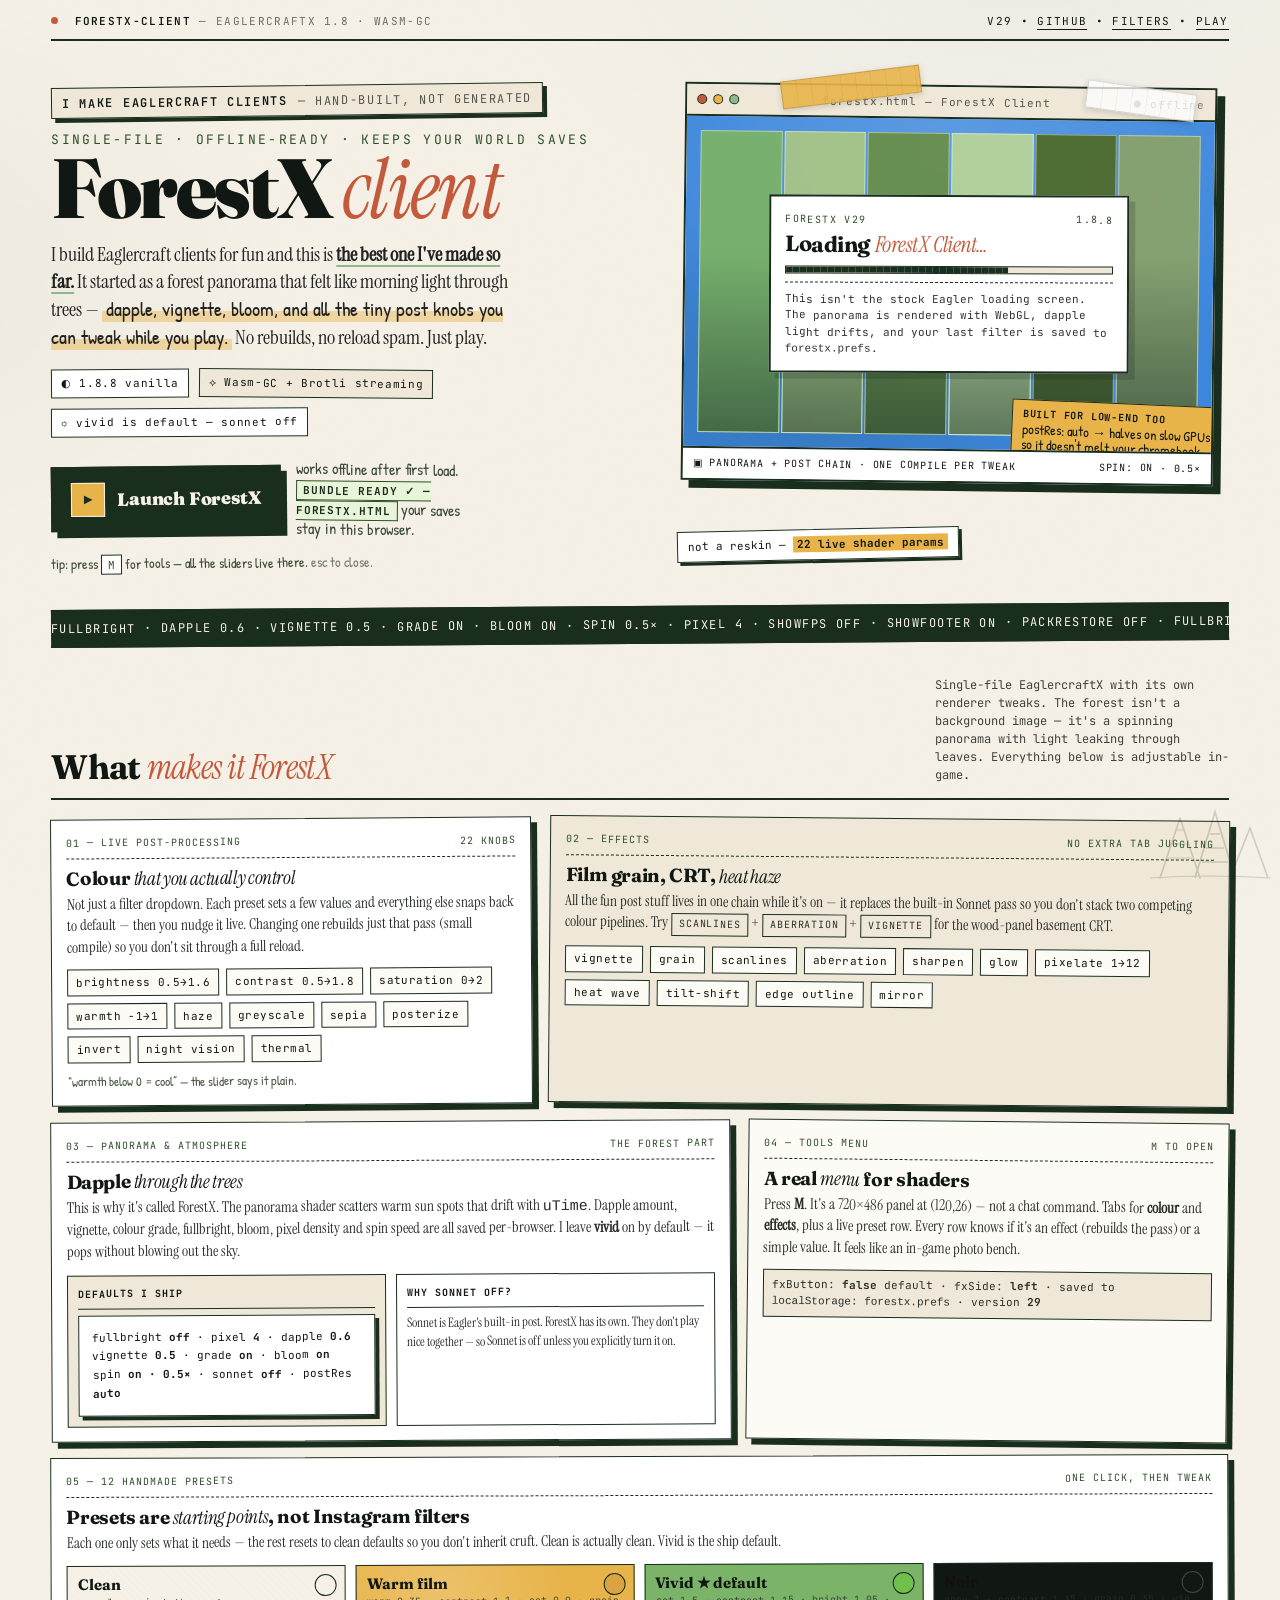
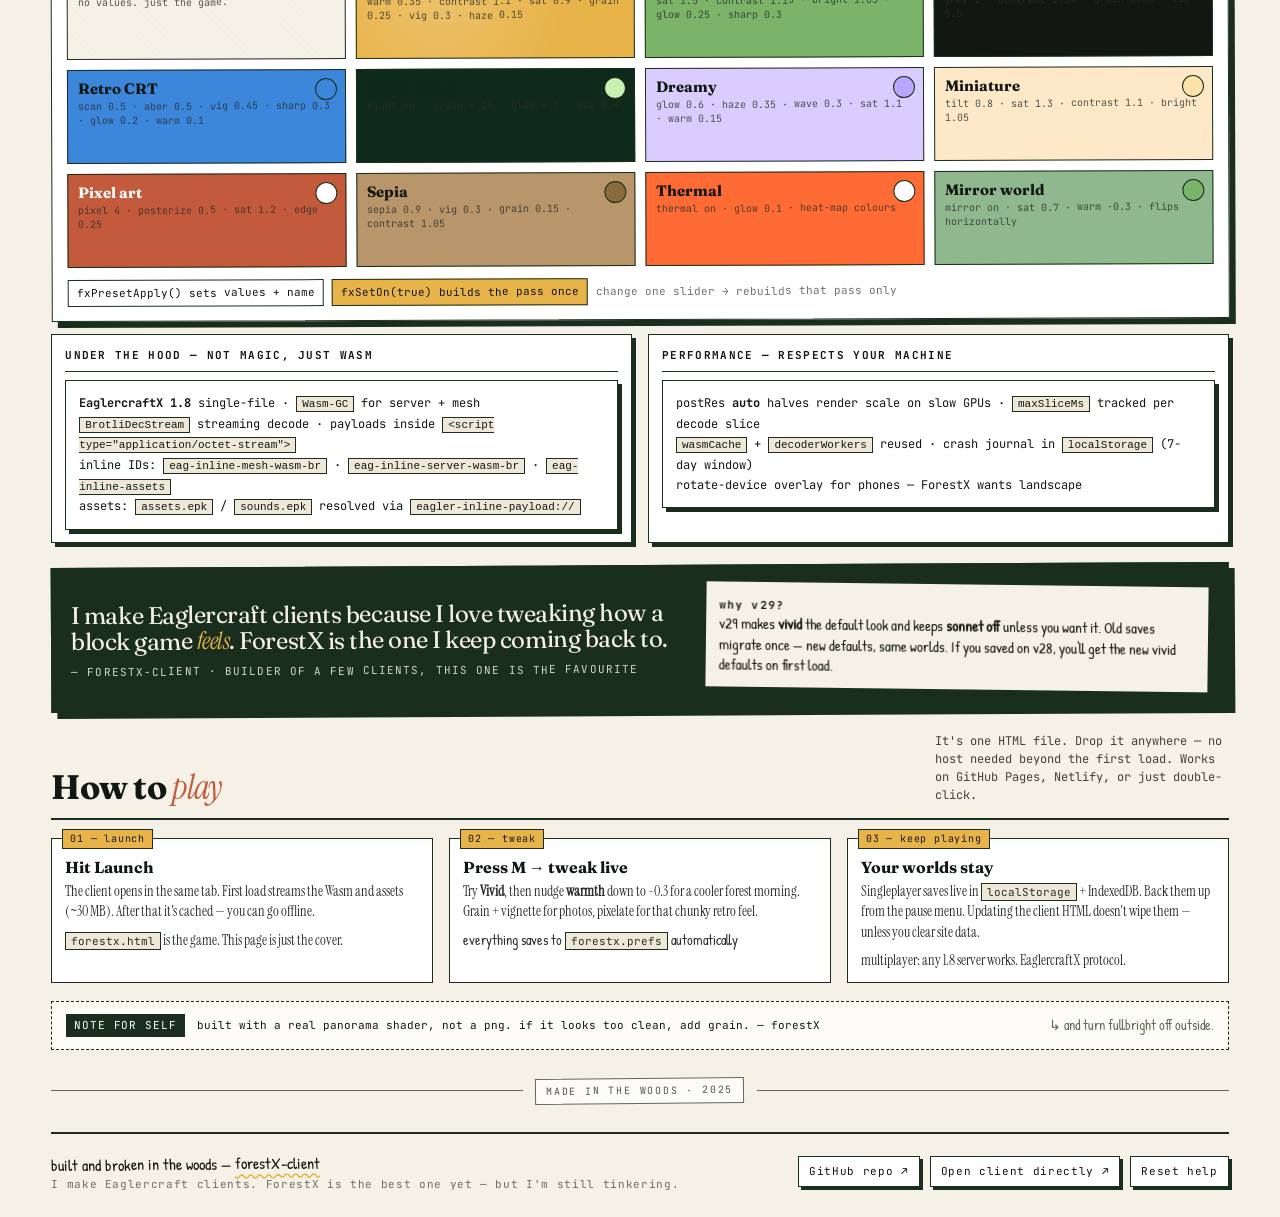
<file: index.html>
<!doctype html>
<html lang="en">
<head>
<meta charset="utf-8" />
<meta name="viewport" content="width=device-width, initial-scale=1" />
<title>ForestX Client — the Eaglercraft client I actually want to play</title>
<meta name="description" content="I make Eaglercraft clients. ForestX is the best one I've built so far — vivid post-processing, 12 handmade filters, forest panorama, and EaglercraftX 1.8 Wasm-GC under the hood." />
<link rel="icon" href="data:image/svg+xml,%3Csvg xmlns='http://www.w3.org/2000/svg' viewBox='0 0 32 32'%3E%3Cpath fill='%231a2e1e' d='M16 2 L6 12 L9 12 L6 20 L12 20 L8 30 L24 30 L20 20 L26 20 L23 12 L26 12 Z'/%3E%3C/svg%3E" />
<link rel="preconnect" href="https://fonts.googleapis.com">
<link rel="preconnect" href="https://fonts.gstatic.com" crossorigin>
<link href="https://fonts.googleapis.com/css2?family=Fraunces:opsz,ital,soft,wght@9..144,0,0,900;9..144,1,0,900&family=Instrument+Serif:ital@0;1&family=JetBrains+Mono:wght@400;600&family=Patrick+Hand&display=swap" rel="stylesheet">
<style>
  :root{
    --paper:#f6f1e7;
    --paper2:#efe8d8;
    --ink:#111712;
    --forest:#1a2e1e;
    --moss:#2f4f2a;
    --sage:#8fb88e;
    --mustard:#e8b44a;
    --brick:#c45a3c;
    --sky:#3c86dc;
    --line:#1a2e1e;
  }
  *{box-sizing:border-box}
  html,body{margin:0;background:var(--paper);color:var(--ink)}
  body{
    font-family: "Instrument Serif", Georgia, serif;
    line-height:1.35;
    overflow-x:hidden;
  }
  /* grain */
  body::before{
    content:"";
    position:fixed;inset:0;
    pointer-events:none;opacity:.55;
    background-image:
      url("data:image/svg+xml,%3Csvg xmlns='http://www.w3.org/2000/svg' width='180' height='180' viewBox='0 0 180 180'%3E%3Cfilter id='n'%3E%3CfeTurbulence type='fractalNoise' baseFrequency='.9' numOctaves='3' stitchTiles='stitch'/%3E%3C/filter%3E%3Crect width='100%25' height='100%25' filter='url(%23n)' opacity='.06'/%3E%3C/svg%3E"),
      radial-gradient(900px 600px at 80% -10%, rgba(60,134,220,.08), transparent 60%),
      radial-gradient(700px 500px at -10% 30%, rgba(47,79,42,.07), transparent 60%);
    mix-blend-mode:multiply;
  }
  a{color:inherit}
  .wrap{width:min(1180px,92vw);margin:0 auto;position:relative}

  /* top bar - looks like a stamped label */
  .topline{
    display:flex;align-items:center;justify-content:space-between;
    gap:16px;
    padding:14px 0 10px;
    border-bottom:2px solid var(--line);
    font-family:"JetBrains Mono", monospace;
    font-size:11px;letter-spacing:.12em;text-transform:uppercase;
  }
  .topline b{font-weight:600}
  .topline .dot{width:7px;height:7px;background:var(--brick);border-radius:50%;display:inline-block;margin-right:8px;vertical-align:1px}
  .topline a{ text-decoration:none;border-bottom:1px solid currentColor; padding-bottom:1px}
  .topline a:hover{ background:var(--mustard)}

  /* hero */
  .hero{
    display:grid;
    grid-template-columns: 1.05fr .95fr;
    gap:28px;
    padding:34px 0 18px;
    align-items:stretch;
  }
  @media (max-width: 900px){ .hero{grid-template-columns:1fr} }

  .hero-left{
    position:relative;
    padding:10px 0 6px;
  }
  .kicker{
    font-family:"JetBrains Mono", monospace;
    font-size:12px;letter-spacing:.14em;text-transform:uppercase;
    display:inline-flex;align-items:center;gap:10px;
    border:1.5px solid var(--line);
    padding:7px 10px 6px;
    background:var(--paper2);
    transform:rotate(-0.7deg);
    box-shadow: 4px 4px 0 var(--line);
  }
  .kicker span{opacity:.7}
  .kicker strong{font-weight:600}
  .wordmark{
    margin:18px 0 8px;
    line-height:.9;
    position:relative;
  }
  .wordmark .small{
    font-family:"JetBrains Mono", monospace;
    font-size:13px;letter-spacing:.18em;text-transform:uppercase;
    color:var(--moss);
    display:block;margin-bottom:6px;
  }
  .wordmark h1{
    font-family:"Fraunces", serif;
    font-size: clamp(46px, 8vw, 84px);
    font-weight:900;
    letter-spacing:-.03em;
    margin:0;
    line-height:.85;
  }
  .wordmark h1 i{
    font-family:"Instrument Serif", serif;
    font-weight:400;
    font-style:italic;
    color:var(--brick);
    letter-spacing:-.02em;
  }
  .wordmark .scribble{
    position:absolute;
    left: -6px; top: 54%;
    width: 320px; height: 18px;
    background: var(--mustard);
    opacity:.35;
    z-index:-1;
    transform: rotate(-1.2deg);
  }
  @media (max-width:900px){ .wordmark .scribble{width:66vw} }
  .lede{
    font-size:20px;
    max-width:52ch;
    margin:16px 0 0;
    color:#222;
  }
  .lede em{
    font-family:"Patrick Hand", cursive;
    font-style:normal;
    background: linear-gradient(transparent 60%, rgba(232,180,74,.45) 0);
    padding:0 4px;
  }
  .lede strong{ font-weight:900; text-decoration: underline; text-decoration-thickness: 2px; text-underline-offset:4px; text-decoration-color: var(--sage) }

  /* fact list - like field notes */
  .field-notes{
    margin:18px 0 0;
    display:flex;flex-wrap:wrap;gap:10px;
    font-family:"JetBrains Mono", monospace;
    font-size:11px;letter-spacing:.06em;
  }
  .field-notes span{
    border:1px solid var(--line);
    padding:6px 9px;
    background: white;
    transform: rotate(-0.4deg);
  }
  .field-notes span:nth-child(2){ transform: rotate(0.5deg); background: var(--paper2)}
  .field-notes span:nth-child(3){ transform: rotate(-0.3deg)}

  .cta-row{
    display:flex;flex-wrap:wrap;align-items:center;gap:14px;
    margin:22px 0 6px;
  }
  .btn-launch{
    appearance:none;
    border:2px solid var(--line);
    background: var(--forest);
    color: var(--paper);
    font-family: "Fraunces", serif;
    font-weight:900;
    font-size:18px;
    letter-spacing:-.01em;
    padding:14px 18px 13px;
    display:inline-flex;align-items:center;gap:12px;
    cursor:pointer;
    box-shadow: 6px 6px 0 var(--line);
    transform: rotate(-0.6deg);
    transition: transform .12s, box-shadow .12s, background .12s;
    text-decoration:none;
  }
  .btn-launch:hover{ transform: rotate(0deg) translate(-1px,-1px); box-shadow: 7px 7px 0 var(--line); background:#0f2212 }
  .btn-launch:active{ transform: rotate(0deg) translate(2px,2px); box-shadow: 3px 3px 0 var(--line)}
  .btn-launch .arrow{
    width:34px;height:34px;
    border:1.5px solid var(--paper);
    display:grid;place-items:center;
    font-family:"JetBrains Mono", monospace;
    font-size:14px;
    line-height:1;
    background: var(--mustard);
    color: var(--forest);
  }
  .btn-sub{
    font-family:"Patrick Hand", cursive;
    font-size:16px;
    color:#3a4a3a;
    max-width:24ch;
    line-height:1.25;
    transform: rotate(0.6deg);
  }
  .btn-sub b{ color: var(--forest); font-family:"JetBrains Mono", monospace; font-size:11px; letter-spacing:.08em; text-transform:uppercase; background: var(--paper2); border:1px solid var(--line); padding:2px 6px; }

  /* hero right - preview */
  .preview-wrap{
    position:relative;
    padding:10px 14px 14px 0;
  }
  .tape{
    position:absolute;
    top:-2px; left:18%;
    width:140px;height:28px;
    background: rgba(232,180,74,.9);
    border:1px solid rgba(0,0,0,.15);
    transform: rotate(-7deg);
    box-shadow: 0 2px 6px rgba(0,0,0,.15);
    z-index:3;
  }
  .tape::after{
    content:""; position:absolute; inset:0;
    background: repeating-linear-gradient(90deg, transparent 0 14px, rgba(0,0,0,.04) 14px 15px);
  }
  .tape2{
    left:auto; right:6%; top: 12px;
    width:110px; transform: rotate(8deg);
    background: rgba(255,255,255,.75);
  }
  .browser{
    background: white;
    border:2px solid var(--line);
    box-shadow: 8px 8px 0 var(--line);
    overflow:hidden;
    transform: rotate(0.7deg);
    position:relative;
  }
  .browser-bar{
    height:32px;
    border-bottom:2px solid var(--line);
    display:flex;align-items:center;gap:8px;
    padding:0 10px;
    background: var(--paper2);
    font-family:"JetBrains Mono", monospace;
    font-size:11px;letter-spacing:.08em;
  }
  .browser-bar .dots{display:flex;gap:6px}
  .browser-bar .dots i{width:10px;height:10px;border:1px solid var(--line);border-radius:50%;display:block}
  .browser-bar .dots i:nth-child(1){background:var(--brick)}
  .browser-bar .dots i:nth-child(2){background:var(--mustard)}
  .browser-bar .dots i:nth-child(3){background:var(--sage)}
  .browser-screen{
    aspect-ratio: 16/10;
    background:#3c86dc;
    position:relative;
    overflow:hidden;
    display:grid;place-items:center;
  }
  .browser-screen::before{
    content:"";
    position:absolute;inset:0;
    background:
      radial-gradient(600px 400px at 50% 10%, rgba(255,255,255,.18), transparent 60%),
      radial-gradient(500px 300px at 20% 80%, rgba(26,46,30,.18), transparent 60%);
  }
  /* faux forest panorama strip */
  .pano{
    position:absolute;inset:0;
    display:grid;grid-template-columns:repeat(6,1fr);
    gap:2px;
    padding:14px;
    opacity:.95;
  }
  .pano div{
    border:1px solid rgba(255,255,255,.45);
    background: linear-gradient(180deg, rgba(255,255,255,.9), rgba(0,0,0,.15));
    position:relative;overflow:hidden;
  }
  .pano div::after{
    content:"";
    position:absolute;inset:0;
    background: linear-gradient(180deg, transparent 40%, rgba(26,46,30,.55));
  }
  .pano div:nth-child(1){ background:#7bb369 }
  .pano div:nth-child(2){ background:#a8c686 }
  .pano div:nth-child(3){ background:#6a8f4a }
  .pano div:nth-child(4){ background:#b7d39a }
  .pano div:nth-child(5){ background:#4f6b2a }
  .pano div:nth-child(6){ background:#8aa26b }

  .loading-card{
    position:relative;
    background:white;
    border:2px solid var(--line);
    width:min(360px, 82%);
    padding:16px 14px 13px;
    box-shadow: 6px 6px 0 rgba(17,23,18,.18);
    transform: rotate(-0.5deg);
    z-index:2;
  }
  .loading-card .eyebrow{
    font-family:"JetBrains Mono", monospace;
    font-size:10px;letter-spacing:.14em;text-transform:uppercase;
    color:var(--moss);
    display:flex;justify-content:space-between;align-items:center;
  }
  .loading-card h3{
    font-family:"Fraunces", serif;
    font-size:22px; margin:6px 0 4px; line-height:1;
    letter-spacing:-.02em;
  }
  .loading-card h3 i{ font-family:"Instrument Serif", serif; font-weight:400; font-style:italic; color:var(--brick)}
  .loading-card p{
    font-family:"JetBrains Mono", monospace;
    font-size:11px; line-height:1.5; color:#333;
    margin:8px 0 0;
    border-top:1px dashed var(--line);
    padding-top:8px;
  }
  .progress{
    height:8px;border:1px solid var(--line); background:var(--paper2); margin-top:10px; position:relative; overflow:hidden;
  }
  .progress i{
    position:absolute; left:0; top:0; bottom:0; width:68%;
    background: var(--forest);
    background-image: repeating-linear-gradient(90deg, transparent 0 6px, rgba(255,255,255,.18) 6px 7px);
  }
  .screen-foot{
    display:flex;justify-content:space-between;align-items:center;
    padding:8px 10px;
    font-family:"JetBrains Mono", monospace;
    font-size:10px;letter-spacing:.08em;text-transform:uppercase;
    background: white;
    border-top:2px solid var(--line);
  }
  .hand-note{
    position:absolute;
    right:-10px; bottom:-14px;
    background: var(--mustard);
    border:1.5px solid var(--line);
    padding:8px 10px;
    font-family:"Patrick Hand", cursive;
    font-size:14px; line-height:1.1;
    transform: rotate(1.8deg);
    box-shadow: 3px 3px 0 var(--line);
    z-index:4;
  }
  .hand-note b{ font-family:"JetBrains Mono", monospace; font-size:10px; letter-spacing:.08em; text-transform:uppercase; display:block; margin-bottom:2px}

  /* marquee */
  .marquee{
    border-top:2px solid var(--line);
    border-bottom:2px solid var(--line);
    background: var(--forest);
    color: var(--paper);
    overflow:hidden;
    white-space:nowrap;
    font-family:"JetBrains Mono", monospace;
    font-size:12px; letter-spacing:.12em; text-transform:uppercase;
    padding:9px 0;
    transform: rotate(-0.4deg);
    margin:10px 0 0;
  }
  .marquee span{ display:inline-block; padding-right:36px; animation: scroll 22s linear infinite}
  @keyframes scroll{ from{transform:translateX(0)} to{transform:translateX(-50%)} }

  /* features */
  .section{
    padding:32px 0 10px;
  }
  .section-head{
    display:flex;align-items:end;justify-content:space-between;gap:18px;
    border-bottom:2px solid var(--line);
    padding-bottom:14px;
    margin-bottom:18px;
    flex-wrap:wrap;
  }
  .section-head h2{
    font-family:"Fraunces", serif;
    font-size:34px; line-height:.9; margin:0;
    letter-spacing:-.02em;
  }
  .section-head h2 i{ font-family:"Instrument Serif", serif; font-style:italic; font-weight:400; color:var(--brick)}
  .section-head p{
    font-family:"JetBrains Mono", monospace;
    font-size:12px; line-height:1.5;
    max-width:42ch;
    margin:0;
    opacity:.8;
  }
  .grid{
    display:grid;
    grid-template-columns: repeat(12, 1fr);
    gap:16px;
  }
  .card{
    background:white;
    border:1.8px solid var(--line);
    padding:16px 15px 14px;
    box-shadow: 6px 6px 0 var(--line);
    position:relative;
  }
  .card h3{
    font-family:"Fraunces", serif;
    font-size:19px; margin:0 0 6px; letter-spacing:-.02em; line-height:1;
  }
  .card h3 em{ font-family:"Instrument Serif", serif; font-style:italic; font-weight:400 }
  .card p{
    font-family:"Instrument Serif", serif;
    font-size:15px; line-height:1.45; margin:6px 0 0; color:#2a2f2a;
  }
  .card .meta{
    font-family:"JetBrains Mono", monospace;
    font-size:10px; letter-spacing:.1em; text-transform:uppercase;
    color:var(--moss);
    border-bottom:1px dashed var(--line);
    padding-bottom:8px; margin-bottom:10px;
    display:flex;justify-content:space-between;gap:8px;
  }
  .tag{
    font-family:"JetBrains Mono", monospace;
    font-size:10px; letter-spacing:.08em; text-transform:uppercase;
    border:1px solid var(--line);
    padding:3px 7px;
    background: var(--paper2);
    display:inline-block;
  }
  .chips{ display:flex;flex-wrap:wrap;gap:7px; margin-top:10px}
  .chips span{
    font-family:"JetBrains Mono", monospace;
    font-size:11px; letter-spacing:.04em;
    border:1px solid var(--line);
    padding:5px 8px;
    background: #fdfbf5;
  }
  .chips span.on{ background: var(--forest); color:var(--paper); border-color:var(--forest)}

  /* specific placements - deliberately uneven */
  .c1{ grid-column: span 5; transform: rotate(-0.4deg)}
  .c2{ grid-column: span 7; transform: rotate(0.5deg); background: var(--paper2)}
  .c3{ grid-column: span 7; transform: rotate(-0.3deg)}
  .c4{ grid-column: span 5; transform: rotate(0.6deg); background:#fdfbf5}
  .c5{ grid-column: span 12; transform: rotate(-0.2deg)}
  @media (max-width:900px){
    .c1,.c2,.c3,.c4,.c5{ grid-column: span 12; transform:none}
  }

  /* preset wall */
  .preset-wall{
    display:grid;
    grid-template-columns: repeat(4, 1fr);
    gap:10px;
    margin-top:12px;
  }
  @media (max-width:900px){ .preset-wall{grid-template-columns: repeat(2, 1fr)} }
  @media (max-width:520px){ .preset-wall{grid-template-columns:1fr} }
  .preset{
    border:1.5px solid var(--line);
    background:white;
    padding:10px 10px 9px;
    position:relative;
    overflow:hidden;
    min-height:94px;
  }
  .preset::before{
    content:""; position:absolute; inset:0;
    opacity:.18; pointer-events:none;
  }
  .preset h4{ margin:0; font-family:"Fraunces", serif; font-size:15px; line-height:1; position:relative}
  .preset p{ margin:4px 0 0; font-family:"JetBrains Mono", monospace; font-size:10px; line-height:1.4; opacity:.8; position:relative}
  .preset .swatch{
    position:absolute; right:8px; top:8px;
    width:22px;height:22px; border:1.5px solid var(--line);
    border-radius:50%;
  }
  /* assign swatch colors */
  .p-clean{ background:#f6f1e7} .p-clean::before{background: repeating-linear-gradient(45deg, transparent 0 4px, rgba(0,0,0,.06) 4px 5px)}
  .p-warm{ background:#e8b44a} .p-warm::before{ background: radial-gradient(circle at 30% 30%, white, transparent 60%)}
  .p-vivid{ background:#7bb369}
  .p-noir{ background:#111712; color:#f6f1e7}
  .p-crt{ background:#3c86dc}
  .p-night{ background:#0f2a1a; color:#c8f0b0}
  .p-dream{ background:#d9ccff}
  .p-mini{ background:#fde8c8}
  .p-pixel{ background:#c45a3c; color:white}
  .p-sepia{ background:#b8956a}
  .p-thermal{ background:#ff6b35}
  .p-mirror{ background:#8fb88e}

  .preset p, .preset h4{ mix-blend-mode: normal }

  /* specs */
  .specs{
    display:grid;
    grid-template-columns: 1fr 1fr;
    gap:16px;
    margin-top:14px;
    font-family:"JetBrains Mono", monospace;
    font-size:12px; line-height:1.6;
  }
  @media (max-width:700px){ .specs{grid-template-columns:1fr} }
  .specs div{
    border:1.5px solid var(--line);
    background:white;
    padding:12px 13px;
    box-shadow: 4px 4px 0 var(--line);
  }
  .specs h4{
    margin:0 0 8px;
    font-size:11px; letter-spacing:.12em; text-transform:uppercase;
    border-bottom:1px solid var(--line); padding-bottom:6px;
  }
  .specs code{
    background: var(--paper2);
    border:1px solid var(--line);
    padding:1px 5px;
    font-size:11px;
  }

  /* quote */
  .quote{
    margin:22px 0 6px;
    border:2px solid var(--line);
    background: var(--forest);
    color: var(--paper);
    padding:18px 18px 16px;
    transform: rotate(-0.3deg);
    box-shadow: 6px 6px 0 var(--line);
    display:grid;
    grid-template-columns: 1.1fr .9fr;
    gap:18px;
    align-items:center;
  }
  @media (max-width:800px){ .quote{grid-template-columns:1fr} }
  .quote blockquote{
    margin:0;
    font-family:"Fraunces", serif;
    font-size:24px; line-height:1.1; letter-spacing:-.02em;
  }
  .quote blockquote i{ font-family:"Instrument Serif", serif; font-style:italic; font-weight:400; color:var(--mustard)}
  .quote cite{
    display:block; margin-top:10px;
    font-family:"JetBrains Mono", monospace; font-size:11px; letter-spacing:.1em; text-transform:uppercase; opacity:.85; font-style:normal;
  }
  .quote .side{
    font-family:"Patrick Hand", cursive;
    font-size:15px; line-height:1.35;
    background: var(--paper);
    color: var(--ink);
    border:1.5px solid var(--line);
    padding:12px 13px;
    transform: rotate(1deg);
  }

  /* how to play */
  .how{
    display:grid;
    grid-template-columns: 1fr 1fr 1fr;
    gap:16px;
    margin-top:14px;
  }
  @media (max-width:800px){ .how{grid-template-columns:1fr} }
  .how div{
    border:1.5px solid var(--line);
    background:white;
    padding:14px 13px 12px;
    position:relative;
  }
  .how div::before{
    content: attr(data-n);
    position:absolute; top:-10px; left:10px;
    background: var(--mustard);
    border:1.5px solid var(--line);
    font-family:"JetBrains Mono", monospace;
    font-size:10px; letter-spacing:.08em; padding:2px 7px;
  }
  .how h4{ margin:6px 0 6px; font-family:"Fraunces", serif; font-size:16px; line-height:1}
  .how p{ margin:0; font-family:"Instrument Serif", serif; font-size:14px; line-height:1.45; color:#2a2f2a}
  .how code{ font-family:"JetBrains Mono", monospace; font-size:11px; background:var(--paper2); border:1px solid var(--line); padding:1px 5px}

  /* footer */
  footer{
    margin-top:28px;
    border-top:2px solid var(--line);
    padding:18px 0 26px;
    display:flex;flex-wrap:wrap;gap:14px;justify-content:space-between;align-items:center;
    font-family:"JetBrains Mono", monospace;
    font-size:11px; letter-spacing:.06em;
  }
  footer .sig{
    font-family:"Patrick Hand", cursive;
    font-size:16px; letter-spacing:0;
    transform: rotate(-0.6deg);
  }
  .footer-links{ display:flex; gap:10px; flex-wrap:wrap}
  .footer-links a{
    border:1.5px solid var(--line);
    padding:7px 10px;
    background:white;
    text-decoration:none;
    box-shadow: 3px 3px 0 var(--line);
  }
  .footer-links a:hover{ background:var(--paper2)}

  /* tiny helpers */
  .scribble-underline{
    text-decoration: underline;
    text-decoration-color: var(--mustard);
    text-decoration-style: wavy;
    text-underline-offset:4px;
  }
</style>
</head>
<body>
<div class="wrap">
  <nav class="topline">
    <div><span class="dot"></span> <b>forestX-client</b> <span style="opacity:.6">— EaglercraftX 1.8 · Wasm-GC</span></div>
    <div>v29 • <a href="https://github.com/forestX-client/forestX-client" target="_blank" rel="noopener">github</a> • <a href="#presets">filters</a> • <a href="#launch">play</a></div>
  </nav>

  <section class="hero">
    <div class="hero-left">
      <div class="kicker"><strong>I MAKE EAGLERCRAFT CLIENTS</strong> <span>— hand-built, not generated</span></div>

      <div class="wordmark">
        <span class="small">single-file · offline-ready · keeps your world saves</span>
        <div class="scribble"></div>
        <h1>ForestX <i>client</i></h1>
      </div>

      <p class="lede">
        I build Eaglercraft clients for fun and this is <strong>the best one I've made so far.</strong>
        It started as a forest panorama that felt like morning light through trees — <em>dapple, vignette, bloom, and all the tiny post knobs you can tweak while you play.</em>
        No rebuilds, no reload spam. Just play.
      </p>

      <div class="field-notes">
        <span>◐ 1.8.8 vanilla</span>
        <span>⟡ Wasm-GC + Brotli streaming</span>
        <span>☼ vivid is default — sonnet off</span>
      </div>

      <div class="cta-row" id="launch">
        <a class="btn-launch" href="./forestx.html" id="launchBtn">
          <span class="arrow">▶</span>
          Launch ForestX
        </a>
        <div class="btn-sub">
          works offline after first load.<br>
          <b id="bundleState">checking bundle…</b> your saves stay in this browser.
        </div>
      </div>

      <div style="margin-top:14px; font-family:'Patrick Hand',cursive; font-size:14px; color:#3b4a36; transform:rotate(-0.4deg)">
        tip: press <span style="font-family:'JetBrains Mono',monospace; font-size:11px; border:1px solid var(--line); padding:2px 6px; background:white">M</span> for tools — all the sliders live there. <span style="opacity:.7">esc to close.</span>
      </div>
    </div>

    <div class="preview-wrap">
      <div class="tape"></div>
      <div class="tape tape2"></div>

      <div class="browser">
        <div class="browser-bar">
          <div class="dots"><i></i><i></i><i></i></div>
          <div style="flex:1; text-align:center; opacity:.7">forestx.html — ForestX Client</div>
          <div style="opacity:.5">● offline</div>
        </div>

        <div class="browser-screen">
          <div class="pano">
            <div></div><div></div><div></div><div></div><div></div><div></div>
          </div>

          <div class="loading-card">
            <div class="eyebrow"><span>ForestX v29</span><span>1.8.8</span></div>
            <h3>Loading <i>ForestX Client…</i></h3>
            <div class="progress"><i></i></div>
            <p>This isn't the stock Eagler loading screen. The panorama is rendered with WebGL, dapple light drifts, and your last filter is saved to <code>forestx.prefs</code>.</p>
          </div>

          <div class="hand-note">
            <b>built for low-end too</b>
            postRes: auto → halves on slow GPUs<br>so it doesn't melt your chromebook
          </div>
        </div>

        <div class="screen-foot">
          <span>▣ panorama + post chain · one compile per tweak</span>
          <span>spin: on · 0.5×</span>
        </div>
      </div>

      <div style="position:absolute; left:-6px; bottom:18px; background:white; border:1.5px solid var(--line); padding:7px 10px; font-family:'JetBrains Mono',monospace; font-size:11px; transform:rotate(-1.2deg); box-shadow:3px 3px 0 var(--line);">
        not a reskin — <b style="background:var(--mustard); padding:1px 4px;">22 live shader params</b>
      </div>
    </div>
  </section>

  <div class="marquee" aria-hidden="true">
    <span>fullbright · dapple 0.6 · vignette 0.5 · grade on · bloom on · spin 0.5× · pixel 4 · showFps off · showFooter on · packRestore off · fullbright · dapple 0.6 · vignette 0.5 · grade on · bloom on · spin 0.5× · pixel 4 ·</span>
    <span>fullbright · dapple 0.6 · vignette 0.5 · grade on · bloom on · spin 0.5× · pixel 4 · showFps off · showFooter on · packRestore off · fullbright · dapple 0.6 · vignette 0.5 · grade on · bloom on · spin 0.5× · pixel 4 ·</span>
  </div>

  <section class="section">
    <div class="section-head">
      <h2>What <i>makes it ForestX</i></h2>
      <p>Single-file EaglercraftX with its own renderer tweaks. The forest isn't a background image — it's a spinning panorama with light leaking through leaves. Everything below is adjustable in-game.</p>
    </div>

    <div class="grid">
      <div class="card c1">
        <div class="meta"><span>01 — live post-processing</span><span>22 knobs</span></div>
        <h3>Colour <em>that you actually control</em></h3>
        <p>Not just a filter dropdown. Each preset sets a few values and everything else snaps back to default — then you nudge it live. Changing one rebuilds just that pass (small compile) so you don't sit through a full reload.</p>
        <div class="chips">
          <span>brightness 0.5→1.6</span><span>contrast 0.5→1.8</span><span>saturation 0→2</span>
          <span>warmth -1→1</span><span>haze</span><span>greyscale</span><span>sepia</span><span>posterize</span>
          <span>invert</span><span>night vision</span><span>thermal</span>
        </div>
        <div style="margin-top:10px; font-family:'Patrick Hand',cursive; font-size:13px; color:#4a5a45">“warmth below 0 = cool” — the slider says it plain.</div>
      </div>

      <div class="card c2">
        <div class="meta"><span>02 — effects</span><span>no extra tab juggling</span></div>
        <h3>Film grain, CRT, <em>heat haze</em></h3>
        <p>All the fun post stuff lives in one chain while it's on — it replaces the built-in Sonnet pass so you don't stack two competing colour pipelines. Try <span class="tag">scanlines</span> + <span class="tag">aberration</span> + <span class="tag">vignette</span> for the wood-panel basement CRT.</p>
        <div class="chips">
          <span>vignette</span><span>grain</span><span>scanlines</span><span>aberration</span><span>sharpen</span><span>glow</span><span>pixelate 1→12</span><span>heat wave</span><span>tilt-shift</span><span>edge outline</span><span>mirror</span>
        </div>
      </div>

      <div class="card c3">
        <div class="meta"><span>03 — panorama &amp; atmosphere</span><span>the forest part</span></div>
        <h3>Dapple <em>through the trees</em></h3>
        <p>This is why it's called ForestX. The panorama shader scatters warm sun spots that drift with <code>uTime</code>. Dapple amount, vignette, colour grade, fullbright, bloom, pixel density and spin speed are all saved per-browser. I leave <b>vivid</b> on by default — it pops without blowing out the sky.</p>
        <div class="specs" style="margin-top:12px; grid-template-columns:1fr 1fr; gap:10px">
          <div style="background:var(--paper2); box-shadow:none; padding:10px">
            <h4 style="margin:0 0 6px; font-family:'JetBrains Mono',monospace; font-size:10px; letter-spacing:.1em">defaults I ship</h4>
            <div style="font-family:'JetBrains Mono',monospace; font-size:11px; line-height:1.7">
              fullbright <b>off</b> · pixel <b>4</b> · dapple <b>0.6</b><br>
              vignette <b>0.5</b> · grade <b>on</b> · bloom <b>on</b><br>
              spin <b>on · 0.5×</b> · sonnet <b>off</b> · postRes <b>auto</b>
            </div>
          </div>
          <div style="background:white; box-shadow:none; padding:10px">
            <h4 style="margin:0 0 6px; font-family:'JetBrains Mono',monospace; font-size:10px; letter-spacing:.1em">why sonnet off?</h4>
            <p style="margin:0; font-family:'Instrument Serif',serif; font-size:13px; line-height:1.45">Sonnet is Eagler's built-in post. ForestX has its own. They don't play nice together — so Sonnet is off unless you explicitly turn it on.</p>
          </div>
        </div>
      </div>

      <div class="card c4">
        <div class="meta"><span>04 — tools menu</span><span>M to open</span></div>
        <h3>A real <em>menu</em> for shaders</h3>
        <p>Press <b>M</b>. It's a 720×486 panel at (120,26) — not a chat command. Tabs for <b>colour</b> and <b>effects</b>, plus a live preset row. Every row knows if it's an effect (rebuilds the pass) or a simple value. It feels like an in-game photo bench.</p>
        <p style="margin-top:10px; font-family:'JetBrains Mono',monospace; font-size:11px; background:var(--paper2); border:1px solid var(--line); padding:6px 8px; line-height:1.5">
          fxButton: <b>false</b> default · fxSide: <b>left</b> · saved to <code>localStorage: forestx.prefs</code> · version <b>29</b>
        </p>
      </div>

      <div class="card c5" id="presets">
        <div class="meta"><span>05 — 12 handmade presets</span><span>one click, then tweak</span></div>
        <h3>Presets are <em>starting points</em>, not Instagram filters</h3>
        <p>Each one only sets what it needs — the rest resets to clean defaults so you don't inherit cruft. Clean is actually clean. Vivid is the ship default.</p>

        <div class="preset-wall">
          <div class="preset p-clean"><div class="swatch" style="background:#f6f1e7"></div><h4>Clean</h4><p>no values. just the game.</p></div>
          <div class="preset p-warm"><div class="swatch" style="background:#d9a441"></div><h4>Warm film</h4><p>warm 0.35 · contrast 1.1 · sat 0.9 · grain 0.25 · vig 0.3 · haze 0.15</p></div>
          <div class="preset p-vivid"><div class="swatch" style="background:#6fbf4a"></div><h4>Vivid ★ default</h4><p>sat 1.5 · contrast 1.15 · bright 1.05 · glow 0.25 · sharp 0.3</p></div>
          <div class="preset p-noir"><div class="swatch" style="background:#111712; border-color:#444"></div><h4 style="color:#111">Noir</h4><p>grey 1 · contrast 1.35 · grain 0.35 · vig 0.5</p></div>

          <div class="preset p-crt"><div class="swatch" style="background:#3c86dc"></div><h4>Retro CRT</h4><p>scan 0.5 · aber 0.5 · vig 0.45 · sharp 0.3 · glow 0.2 · warm 0.1</p></div>
          <div class="preset p-night"><div class="swatch" style="background:#c8f0b0"></div><h4 style="color:#0f2a1a">Night vision</h4><p>night on · grain 0.25 · glow 0.3 · vig 0.4</p></div>
          <div class="preset p-dream"><div class="swatch" style="background:#b9a6ff"></div><h4>Dreamy</h4><p>glow 0.6 · haze 0.35 · wave 0.3 · sat 1.1 · warm 0.15</p></div>
          <div class="preset p-mini"><div class="swatch" style="background:#fde3a7"></div><h4>Miniature</h4><p>tilt 0.8 · sat 1.3 · contrast 1.1 · bright 1.05</p></div>

          <div class="preset p-pixel"><div class="swatch" style="background:white"></div><h4 style="color:white">Pixel art</h4><p>pixel 4 · posterize 0.5 · sat 1.2 · edge 0.25</p></div>
          <div class="preset p-sepia"><div class="swatch" style="background:#8b6a3d"></div><h4>Sepia</h4><p>sepia 0.9 · vig 0.3 · grain 0.15 · contrast 1.05</p></div>
          <div class="preset p-thermal"><div class="swatch" style="background:#fff"></div><h4>Thermal</h4><p>thermal on · glow 0.1 · heat-map colours</p></div>
          <div class="preset p-mirror"><div class="swatch" style="background:#7bb369"></div><h4>Mirror world</h4><p>mirror on · sat 0.7 · warm -0.3 · flips horizontally</p></div>
        </div>

        <div style="margin-top:12px; font-family:'JetBrains Mono',monospace; font-size:11px; display:flex; gap:8px; flex-wrap:wrap; align-items:center">
          <span style="border:1px solid var(--line); padding:5px 8px; background:white">fxPresetApply() sets values + name</span>
          <span style="border:1px solid var(--line); padding:5px 8px; background:var(--mustard)">fxSetOn(true) builds the pass once</span>
          <span style="opacity:.6">change one slider → rebuilds that pass only</span>
        </div>
      </div>
    </div>

    <div class="specs">
      <div>
        <h4>Under the hood — not magic, just Wasm</h4>
        <div style="line-height:1.7">
          <b>EaglercraftX 1.8</b> single-file · <code>Wasm-GC</code> for server + mesh<br>
          <code>BrotliDecStream</code> streaming decode · payloads inside <code>&lt;script type="application/octet-stream"&gt;</code><br>
          inline IDs: <code>eag-inline-mesh-wasm-br</code> · <code>eag-inline-server-wasm-br</code> · <code>eag-inline-assets</code><br>
          assets: <code>assets.epk</code> / <code>sounds.epk</code> resolved via <code>eagler-inline-payload://</code>
        </div>
      </div>
      <div>
        <h4>Performance — respects your machine</h4>
        <div style="line-height:1.7">
          postRes <b>auto</b> halves render scale on slow GPUs · <code>maxSliceMs</code> tracked per decode slice<br>
          <code>wasmCache</code> + <code>decoderWorkers</code> reused · crash journal in <code>localStorage</code> (7-day window)<br>
          rotate-device overlay for phones — ForestX wants landscape
        </div>
      </div>
    </div>

    <div class="quote">
      <div>
        <blockquote>
          I make Eaglercraft clients because I love tweaking how a block game <i>feels</i>. ForestX is the one I keep coming back to.
        </blockquote>
        <cite>— forestX-client · builder of a few clients, this one is the favourite</cite>
      </div>
      <div class="side">
        <b style="font-family:'JetBrains Mono',monospace; font-size:11px; letter-spacing:.1em">why v29?</b><br>
        v29 makes <b>vivid</b> the default look and keeps <b>sonnet off</b> unless you want it. Old saves migrate once — new defaults, same worlds. If you saved on v28, you'll get the new vivid defaults on first load.
      </div>
    </div>

    <div class="section-head" style="margin-top:22px">
      <h2>How to <i>play</i></h2>
      <p>It's one HTML file. Drop it anywhere — no host needed beyond the first load. Works on GitHub Pages, Netlify, or just double-click.</p>
    </div>

    <div class="how">
      <div data-n="01 — launch">
        <h4>Hit Launch</h4>
        <p>The client opens in the same tab. First load streams the Wasm and assets (~30 MB). After that it's cached — you can go offline.</p>
        <p style="margin-top:8px"><code>forestx.html</code> is the game. This page is just the cover.</p>
      </div>
      <div data-n="02 — tweak">
        <h4>Press M → tweak live</h4>
        <p>Try <b>Vivid</b>, then nudge <b>warmth</b> down to -0.3 for a cooler forest morning. Grain + vignette for photos, pixelate for that chunky retro feel.</p>
        <p style="margin-top:8px; font-family:'Patrick Hand',cursive">everything saves to <code>forestx.prefs</code> automatically</p>
      </div>
      <div data-n="03 — keep playing">
        <h4>Your worlds stay</h4>
        <p>Singleplayer saves live in <code>localStorage</code> + IndexedDB. Back them up from the pause menu. Updating the client HTML doesn't wipe them — unless you clear site data.</p>
        <p style="margin-top:8px">multiplayer: any 1.8 server works. EaglercraftX protocol.</p>
      </div>
    </div>

    <div style="margin-top:18px; border:1.5px dashed var(--line); background:#fdfbf5; padding:12px 14px; display:flex; gap:12px; align-items:center; flex-wrap:wrap; font-family:'JetBrains Mono',monospace; font-size:11px">
      <span style="background:var(--forest); color:white; padding:4px 8px; letter-spacing:.08em">NOTE FOR SELF</span>
      <span>built with a real panorama shader, not a png. if it looks too clean, add grain. — forestX</span>
      <span style="margin-left:auto; font-family:'Patrick Hand',cursive; font-size:14px; color:#5a6b58">↳ and turn fullbright off outside.</span>
    </div>
  </section>

  <!-- tiny detail strip -->
  <div style="display:grid; grid-template-columns: 1fr auto 1fr; gap:12px; align-items:center; margin:18px 0 0; opacity:.7">
    <div style="height:1px; background:var(--line);"></div>
    <div style="font-family:'JetBrains Mono',monospace; font-size:10px; letter-spacing:.18em; text-transform:uppercase; border:1px solid var(--line); padding:5px 10px; background:white; transform:rotate(-0.6deg)">made in the woods · 2025</div>
    <div style="height:1px; background:var(--line);"></div>
  </div>

  <footer>
    <div>
      <div class="sig">built and broken in the woods — <span class="scribble-underline">forestX-client</span></div>
      <div style="opacity:.6; margin-top:4px">I make Eaglercraft clients. ForestX is the best one yet — but I'm still tinkering.</div>
    </div>
    <div class="footer-links">
      <a href="https://github.com/forestX-client/forestX-client">GitHub repo ↗</a>
      <a href="./forestx.html">Open client directly ↗</a>
      <a href="#" onclick="event.preventDefault(); alert('Tools: press M in-game. Preferences: localStorage key forestx.prefs, version 29. To reset, clear site data or run localStorage.removeItem(\'forestx.prefs\') in console.');">Reset help</a>
    </div>
  </footer>
</div>

<script>
  // check if client bundle exists — subtle, not a placeholder block
  (async () => {
    const el = document.getElementById('bundleState');
    const btn = document.getElementById('launchBtn');
    const candidates = ['./forestx.html', './forestx-v29.html', './client.html'];
    let found = null;
    for (const url of candidates) {
      try {
        const r = await fetch(url, {method:'HEAD', cache:'no-store'});
        if (r.ok) { found = url; break; }
      } catch {}
    }
    if (found) {
      btn.setAttribute('href', found);
      el.textContent = 'bundle ready ✓ — ' + found.replace('./','');
      el.style.background = '#e8f5d8';
      el.style.borderColor = '#2f4f2a';
    } else {
      // check if parts are present as split uploads (the 4-part flow)
      el.textContent = 'bundle will appear here when deployed';
      el.style.opacity = '.7';
      // keep button linking to expected location — GitHub Pages will serve it once file is pushed
      // add gentle hint on click instead of scary placeholder
      btn.addEventListener('click', (e) => {
        // let navigation happen; if 404 the browser shows normal 404 — we don't inject big placeholder text
        // but give a moment to hint
        if (!found) {
          // allow the click to proceed; after 120ms if still on this page, show toast
          setTimeout(() => {
            if (document.visibilityState === 'visible') {
              el.textContent = 'still publishing — check GitHub Pages in a minute';
              el.style.background = '#fff3cd';
              el.style.borderColor = '#8a6a15';
            }
          }, 140);
        }
      });
    }
  })();
</script>

<!-- quiet forest doodle in corner (hand-drawn vibe) -->
<svg aria-hidden="true" style="position:fixed; right:10px; bottom:10px; width:120px; height:90px; opacity:.18; pointer-events:none" viewBox="0 0 120 90" fill="none" xmlns="http://www.w3.org/2000/svg">
  <path d="M10 78 L30 18 L50 78" stroke="#1a2e1e" stroke-width="1.6" stroke-linecap="round" stroke-linejoin="round" />
  <path d="M18 58 L42 58 M22 44 L38 44 M26 30 L34 30" stroke="#1a2e1e" stroke-width="1.2" />
  <path d="M45 78 L65 12 L85 78" stroke="#1a2e1e" stroke-width="1.8" />
  <path d="M52 62 L78 62 M56 48 L74 48 M60 34 L70 34" stroke="#1a2e1e" stroke-width="1.3" />
  <path d="M80 78 L100 28 L118 78" stroke="#1a2e1e" stroke-width="1.6" />
  <path d="M0 78 Q60 74 120 78" stroke="#1a2e1e" stroke-width="1.2" />
</svg>
</body>
</html>
</file>
